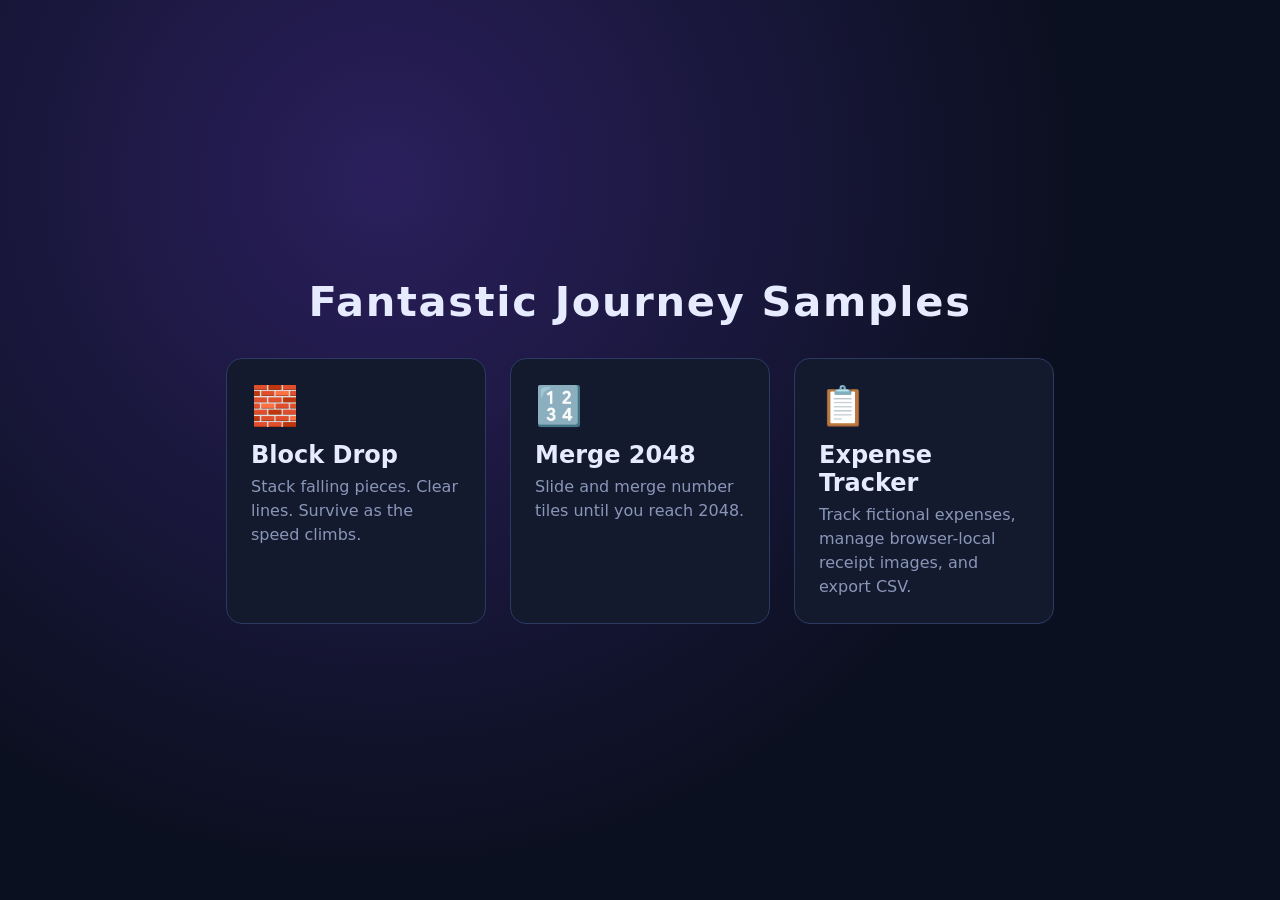
<file: index.html>
<!doctype html>
<html lang="en">
<head>
  <meta charset="utf-8">
  <meta name="viewport" content="width=device-width, initial-scale=1">
  <title>Fantastic Journey Samples</title>
  <style>
    * { box-sizing: border-box; }
    body {
      margin: 0;
      min-height: 100vh;
      display: flex;
      flex-direction: column;
      align-items: center;
      justify-content: center;
      gap: 32px;
      padding: 32px 16px;
      font-family: "Segoe UI", system-ui, sans-serif;
      color: #e6ebff;
      background: radial-gradient(circle at 30% 20%, #2a1f5c, #0b1020 60%);
    }
    h1 { margin: 0; font-size: 2.6rem; letter-spacing: 0.04em; }
    .cards { display: flex; flex-wrap: wrap; gap: 24px; justify-content: center; }
    .card {
      width: 260px;
      padding: 24px;
      border-radius: 16px;
      border: 1px solid #2c3a63;
      background: #131a2e;
      color: inherit;
      text-decoration: none;
      transition: transform 0.15s ease, border-color 0.15s ease;
    }
    .card:hover, .card:focus-visible { transform: translateY(-4px); border-color: #7c5cff; }
    .card h2 { margin: 12px 0 6px; }
    .card p { margin: 0; color: #8a96b8; line-height: 1.5; }
    .icon { font-size: 2.4rem; }
  </style>
</head>
<body>
  <h1>Fantastic Journey Samples</h1>
  <div class="cards">
    <a class="card" href="block-drop/index.html">
      <div class="icon" aria-hidden="true">&#129521;</div>
      <h2>Block Drop</h2>
      <p>Stack falling pieces. Clear lines. Survive as the speed climbs.</p>
    </a>
    <a class="card" href="merge-2048/index.html">
      <div class="icon" aria-hidden="true">&#128290;</div>
      <h2>Merge 2048</h2>
      <p>Slide and merge number tiles until you reach 2048.</p>
    </a>
    <a class="card" href="expense-tracker/index.html">
      <div class="icon" aria-hidden="true">&#128203;</div>
      <h2>Expense Tracker</h2>
      <p>Track fictional expenses, manage browser-local receipt images, and export CSV.</p>
    </a>
  </div>
</body>
</html>
</file>
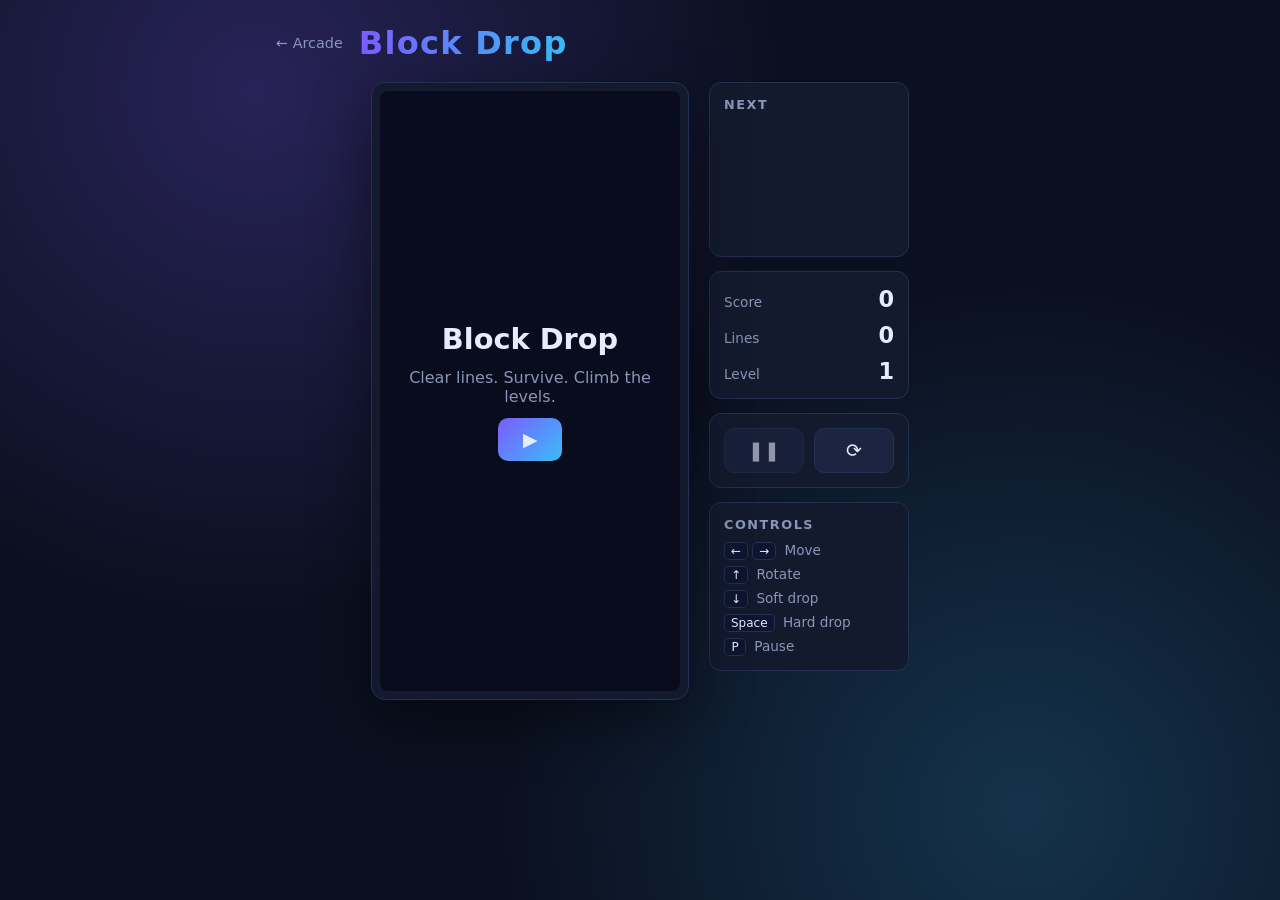
<file: block-drop/index.html>
<!doctype html>
<html lang="en">
<head>
  <meta charset="utf-8">
  <meta name="viewport" content="width=device-width, initial-scale=1">
  <title>Block Drop</title>
  <link rel="stylesheet" href="style.css">
</head>
<body>
  <main class="app">
    <header class="app-header">
      <a class="back" href="../index.html">&larr; Arcade</a>
      <h1>Block Drop</h1>
    </header>

    <div class="layout">
      <div class="board-wrap">
        <canvas id="board" role="img" aria-label="Block Drop game board" aria-describedby="game-controls" tabindex="0">The Block Drop game board.</canvas>
        <div id="overlay" class="overlay" role="dialog" aria-labelledby="overlay-title" aria-describedby="overlay-text">
          <h2 id="overlay-title">Block Drop</h2>
          <p id="overlay-text">Clear lines. Survive. Climb the levels.</p>
          <button id="start-btn" class="btn primary icon" aria-label="Start game">&#9654;</button>
        </div>
      </div>

      <aside class="panel">
        <section class="card">
          <h3>Next</h3>
          <canvas id="next" width="120" height="120" role="img" aria-label="Next piece preview">The next piece preview.</canvas>
        </section>

        <section class="card stats" role="status" aria-live="polite" aria-atomic="true">
          <div><span class="label">Score</span><span id="score" class="value">0</span></div>
          <div><span class="label">Lines</span><span id="lines" class="value">0</span></div>
          <div><span class="label">Level</span><span id="level" class="value">1</span></div>
        </section>

        <section class="card controls">
          <button id="pause-btn" class="btn icon" aria-label="Pause game" disabled>&#10074;&#10074;</button>
          <button id="restart-btn" class="btn icon" aria-label="Restart game">&#10227;</button>
        </section>

        <section class="card help">
          <h3>Controls</h3>
          <ul id="game-controls">
            <li><kbd>&larr;</kbd><kbd>&rarr;</kbd> Move</li>
            <li><kbd>&uarr;</kbd> Rotate</li>
            <li><kbd>&darr;</kbd> Soft drop</li>
            <li><kbd>Space</kbd> Hard drop</li>
            <li><kbd>P</kbd> Pause</li>
          </ul>
        </section>
      </aside>
    </div>
  </main>

  <script src="game.js"></script>
</body>
</html>
</file>
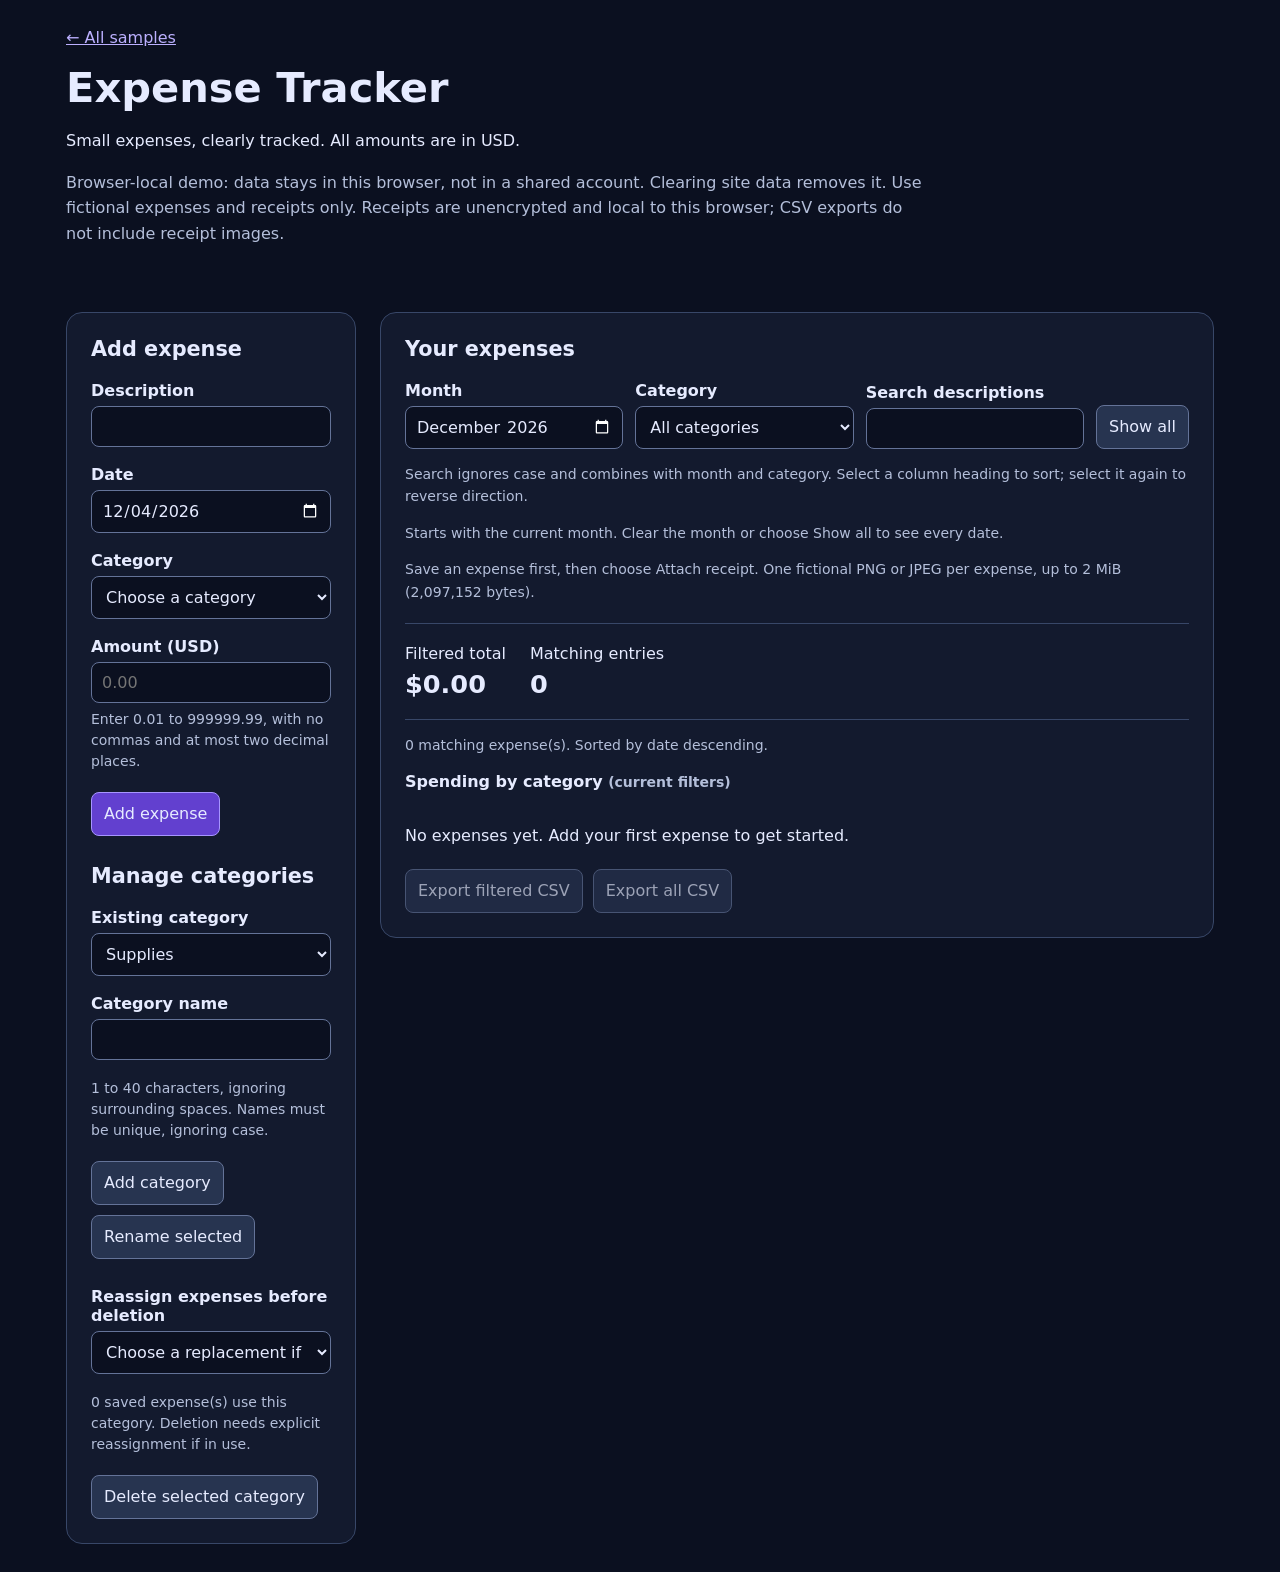
<file: expense-tracker/index.html>
<!doctype html>
<html lang="en">
<head>
  <meta charset="utf-8">
  <meta name="viewport" content="width=device-width, initial-scale=1">
  <title>Expense Tracker | Fantastic Journey</title>
  <link rel="stylesheet" href="style.css">
  <script src="model.js" defer></script>
  <script src="receipts.js" defer></script>
  <script src="app.js" defer></script>
</head>
<body>
  <main class="app">
    <header>
      <a href="../index.html">&larr; All samples</a>
      <h1>Expense Tracker</h1>
      <p>Small expenses, clearly tracked. All amounts are in USD.</p>
      <p class="notice">Browser-local demo: data stays in this browser, not in a shared account.
        Clearing site data removes it. Use fictional expenses and receipts only. Receipts are
        unencrypted and local to this browser; CSV exports do not include receipt images.</p>
    </header>

    <noscript><p class="error">Enable JavaScript to use the expense tracker.</p></noscript>
    <p id="error" class="error" role="alert" hidden></p>
    <p id="status" class="status" role="status" aria-live="polite"></p>

    <div class="layout">
      <section class="panel" aria-labelledby="form-title">
        <h2 id="form-title">Add expense</h2>
        <form id="expense-form">
          <fieldset id="entry-fields">
            <legend class="sr-only">Expense details</legend>
            <label for="description">Description</label>
            <input id="description" name="description" required maxlength="120" autocomplete="off">

            <label for="date">Date</label>
            <input id="date" name="date" type="date" required min="1000-01-01" max="9999-12-31">

            <label for="category">Category</label>
            <select id="category" name="category" required>
              <option value="">Choose a category</option>
            </select>

            <label for="amount">Amount (USD)</label>
            <input id="amount" name="amount" type="text" inputmode="decimal"
              required maxlength="9" pattern="[0-9]{1,6}(\.[0-9]{1,2})?"
              aria-describedby="amount-help" placeholder="0.00">
            <small id="amount-help">Enter 0.01 to 999999.99, with no commas and at most two decimal places.</small>

            <div class="actions">
              <button id="save" type="submit" class="primary">Add expense</button>
              <button id="cancel" type="button" hidden>Cancel edit</button>
            </div>
          </fieldset>
        </form>
        <h2 class="category-heading" id="categories-title">Manage categories</h2>
        <form id="category-form" aria-labelledby="categories-title">
          <fieldset id="category-fields">
            <legend class="sr-only">Category management</legend>
            <label for="manage-category">Existing category</label>
            <select id="manage-category" aria-describedby="category-help"></select>
            <label for="category-name">Category name</label>
            <input id="category-name" required maxlength="40" aria-describedby="category-help" autocomplete="off">
            <small id="category-help">1 to 40 characters, ignoring surrounding spaces. Names must be unique, ignoring case.</small>
            <div class="actions">
              <button id="add-category" type="submit">Add category</button>
              <button id="rename-category" type="submit">Rename selected</button>
            </div>
            <label class="category-heading" for="reassign-category">Reassign expenses before deletion</label>
            <select id="reassign-category">
              <option value="">Choose a replacement if in use</option>
            </select>
            <small id="category-usage" role="status"></small>
            <div class="actions">
              <button id="delete-category" type="button">Delete selected category</button>
            </div>
          </fieldset>
        </form>
      </section>

      <section class="panel ledger" aria-labelledby="ledger-title">
        <h2 id="ledger-title">Your expenses</h2>
        <div class="filters">
          <div>
            <label for="month-filter">Month</label>
            <input id="month-filter" type="month" min="1000-01" max="9999-12">
          </div>
          <div>
            <label for="category-filter">Category</label>
            <select id="category-filter">
              <option value="">All categories</option>
            </select>
          </div>
          <div>
            <label for="description-search">Search descriptions</label>
            <input id="description-search" type="search" autocomplete="off" aria-describedby="search-help">
          </div>
          <button id="all-expenses" type="button">Show all</button>
        </div>
        <p id="search-help" class="hint">Search ignores case and combines with month and category. Select a column heading to sort; select it again to reverse direction.</p>
        <p class="hint">Starts with the current month. Clear the month or choose Show all to see every date.</p>
        <p class="hint">Save an expense first, then choose Attach receipt. One fictional PNG or JPEG
          per expense, up to 2 MiB (2,097,152 bytes).</p>

        <div class="summary">
          <div><span>Filtered total</span><strong id="total">$0.00</strong></div>
          <div><span>Matching entries</span><strong id="count">0</strong></div>
        </div>
        <p id="view-status" class="hint" role="status" aria-live="polite" aria-atomic="true"></p>
        <h3>Spending by category <span class="hint">(current filters)</span></h3>
        <ul id="breakdown" class="breakdown"></ul>
        <p id="empty">No expenses yet. Add your first expense to get started.</p>

        <div id="table-wrap" class="table-wrap" role="region" aria-label="Expense table" tabindex="0" hidden>
          <table>
            <caption class="sr-only">Expenses matching the selected month, category and description search. Sort controls are in the column headings.</caption>
            <thead>
              <tr>
                <th scope="col" aria-sort="descending"><button id="sort-date" type="button" data-sort="date">Date (descending)</button></th>
                <th scope="col"><button id="sort-description" type="button" data-sort="description">Description</button></th>
                <th scope="col"><button id="sort-category" type="button" data-sort="category">Category</button></th>
                <th scope="col" class="money"><button id="sort-amount" type="button" data-sort="amount">Amount (USD)</button></th>
                <th scope="col">Actions</th>
              </tr>
            </thead>
            <tbody id="expenses"></tbody>
          </table>
        </div>
        <div class="actions export-actions">
          <button id="export-filtered" type="button" disabled>Export filtered CSV</button>
          <button id="export-all" type="button" disabled>Export all CSV</button>
        </div>
      </section>
    </div>
  </main>
  <dialog id="receipt-dialog" aria-labelledby="receipt-title" aria-describedby="receipt-help">
    <h2 id="receipt-title">Receipt</h2>
    <p id="receipt-help">Use fictional images only. PNG or JPEG, up to 2 MiB (2,097,152 bytes).
      Images stay unencrypted in this browser and are not included in CSV exports.</p>
    <p id="receipt-error" class="error" role="alert" hidden></p>
    <p id="receipt-details" role="status"></p>
    <img id="receipt-preview" hidden alt="">
    <fieldset id="receipt-fields">
      <legend class="sr-only">Manage receipt</legend>
      <label for="receipt-file">Attach or replace receipt</label>
      <input id="receipt-file" type="file" accept="image/png,image/jpeg" aria-describedby="receipt-help">
      <div class="actions">
        <button id="save-receipt" type="button">Save receipt</button>
        <button id="remove-receipt" type="button">Remove receipt</button>
      </div>
    </fieldset>
    <div class="actions">
      <button id="close-receipt" type="button" autofocus>Close preview</button>
    </div>
  </dialog>
</body>
</html>
</file>
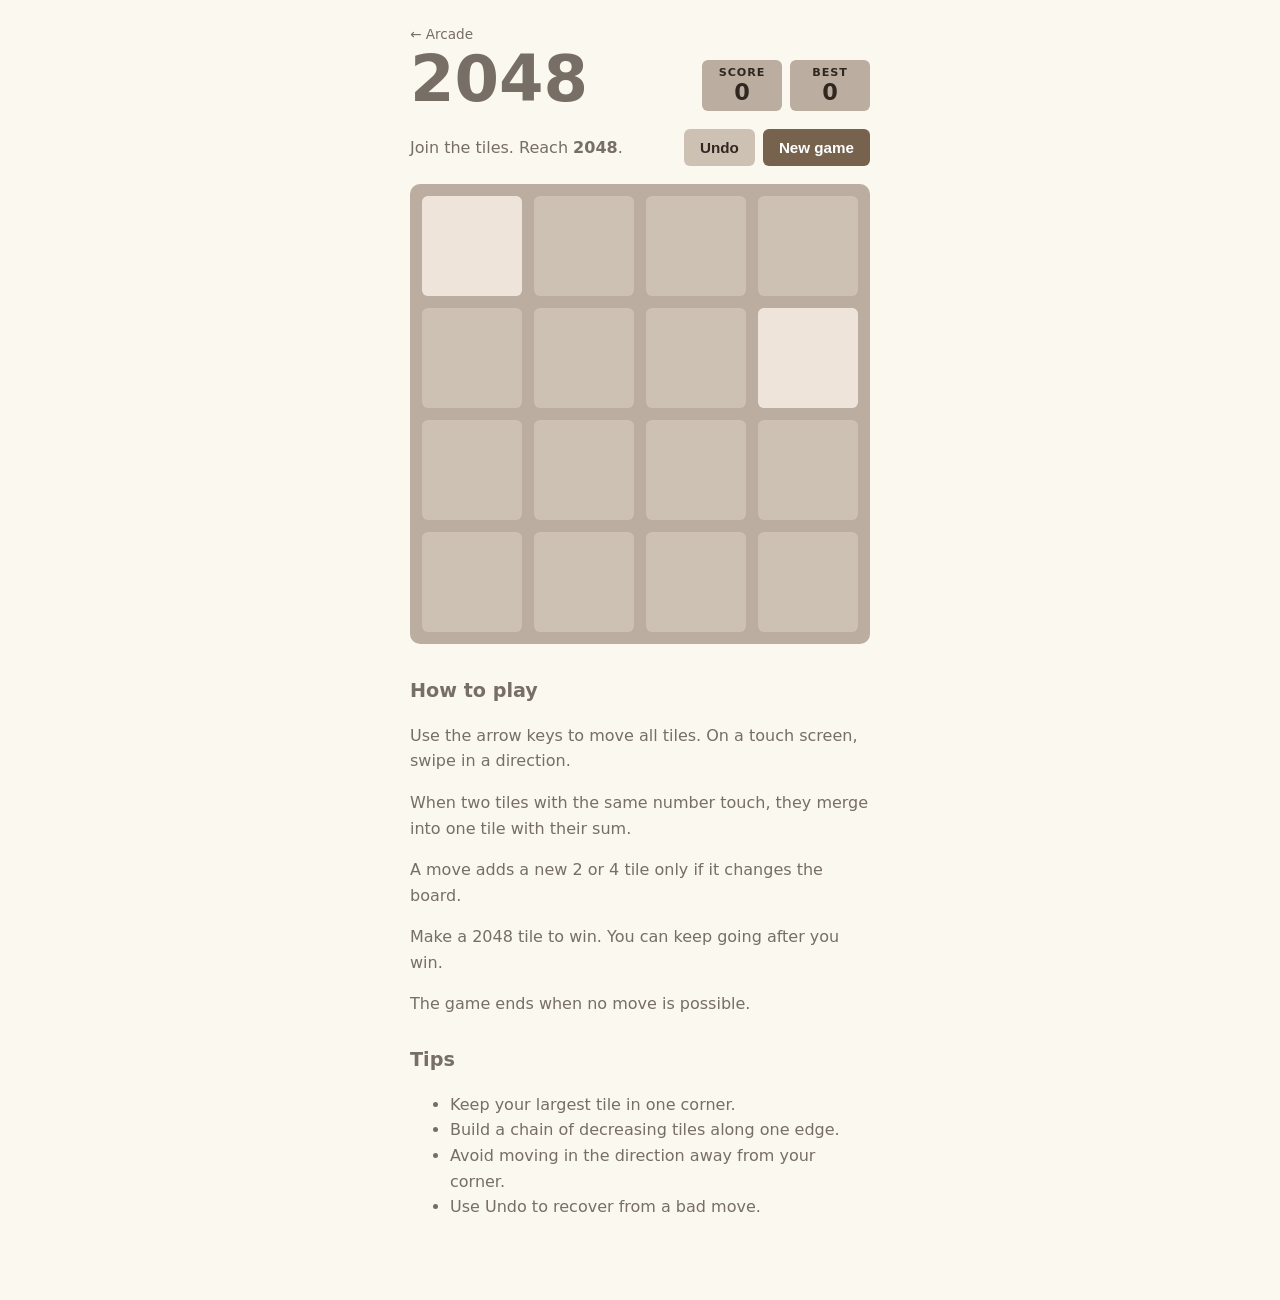
<file: merge-2048/index.html>
<!doctype html>
<html lang="en">
<head>
  <meta charset="utf-8">
  <meta name="viewport" content="width=device-width, initial-scale=1">
  <title>Merge 2048</title>
  <link rel="stylesheet" href="style.css">
</head>
<body>
  <main class="app">
    <header class="app-header">
      <div>
        <a class="back" href="../index.html">&larr; Arcade</a>
        <h1>2048</h1>
      </div>
      <div class="scores">
        <div class="score-box"><span class="label">Score</span><span id="score">0</span></div>
        <div class="score-box"><span class="label">Best</span><span id="best">0</span></div>
      </div>
    </header>

    <div class="toolbar">
      <p class="tagline">Join the tiles. Reach <strong>2048</strong>.</p>
      <div class="buttons">
        <button id="undo-btn" class="btn">Undo</button>
        <button id="new-btn" class="btn primary">New game</button>
      </div>
    </div>

    <div class="board-wrap">
      <div id="board" class="board"></div>
      <div id="message" class="message hidden">
        <p id="message-text"></p>
        <div class="message-actions">
          <button id="continue-btn" class="btn">Keep going</button>
          <button id="retry-btn" class="btn primary">Try again</button>
        </div>
      </div>
    </div>

    <section class="how-to">
      <h2>How to play</h2>
      <p>Use the arrow keys to move all tiles. On a touch screen, swipe in a direction.</p>
      <p>When two tiles with the same number touch, they merge into one tile with their sum.</p>
      <p>A move adds a new 2 or 4 tile only if it changes the board.</p>
      <p>Make a 2048 tile to win. You can keep going after you win.</p>
      <p>The game ends when no move is possible.</p>
      <h2>Tips</h2>
      <ul>
        <li>Keep your largest tile in one corner.</li>
        <li>Build a chain of decreasing tiles along one edge.</li>
        <li>Avoid moving in the direction away from your corner.</li>
        <li>Use Undo to recover from a bad move.</li>
      </ul>
    </section>
  </main>

  <script src="game.js"></script>
</body>
</html>
</file>
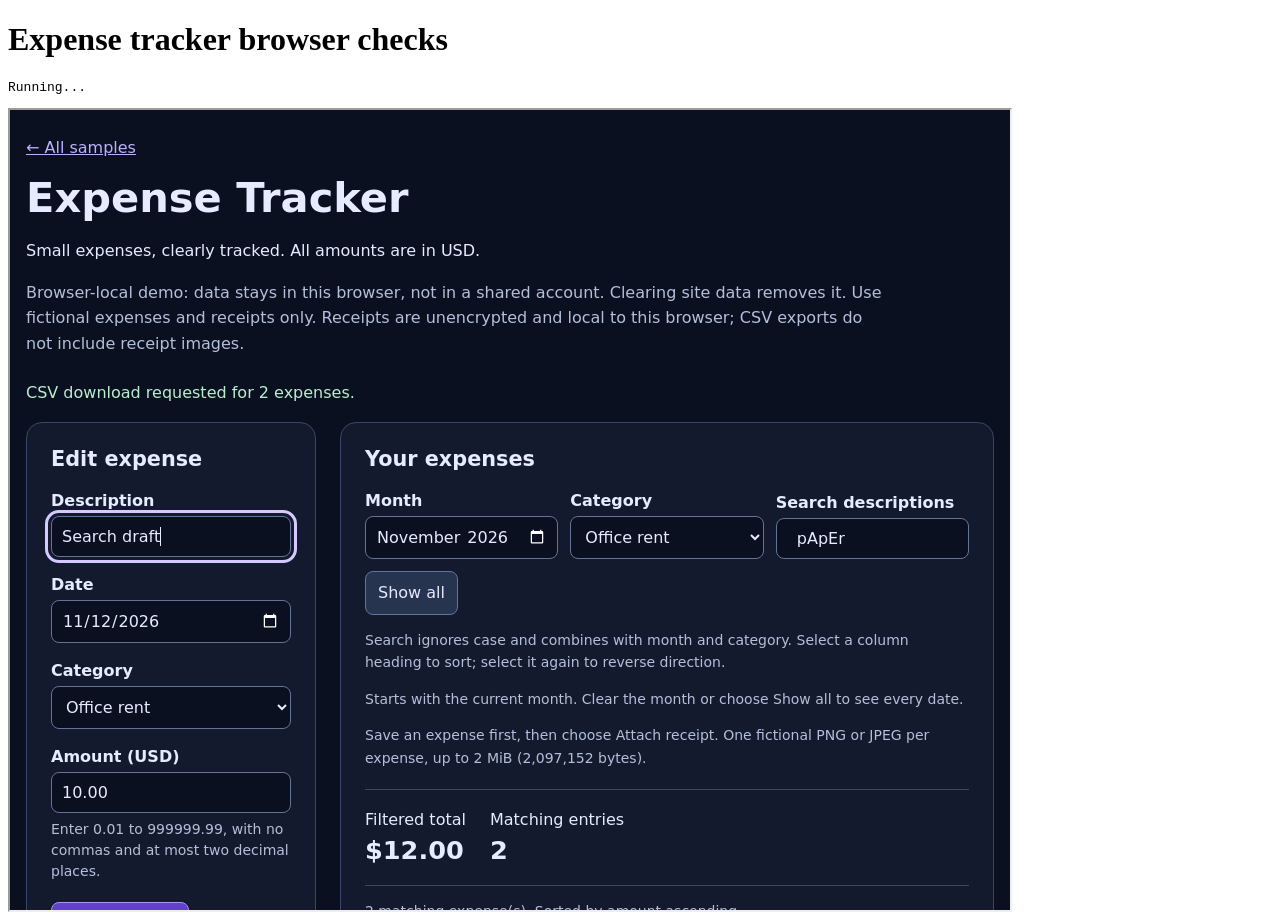
<file: expense-tracker/tests/browser.html>
<!doctype html>
<html lang="en">
<head>
  <meta charset="utf-8">
  <title>Expense tracker browser checks</title>
  <script src="receipt-browser-tests.js" defer></script>
  <script src="category-search-browser-tests.js" defer></script>
  <script src="browser-tests.js" defer></script>
</head>
<body>
  <h1>Expense tracker browser checks</h1>
  <pre id="results" data-status="running">Running...</pre>
  <iframe id="app" title="Expense tracker under test" style="width: 1000px; height: 800px;"></iframe>
</body>
</html>
</file>
<file: block-drop/style.css>
:root {
  --bg: #0b1020;
  --panel: #131a2e;
  --panel-border: #23304f;
  --text: #e6ebff;
  --muted: #8a96b8;
  --accent: #7c5cff;
  --accent-2: #38bdf8;
}

* {
  box-sizing: border-box;
}

body {
  margin: 0;
  min-height: 100vh;
  font-family: "Segoe UI", system-ui, -apple-system, sans-serif;
  color: var(--text);
  background:
    radial-gradient(circle at 20% 10%, rgba(124, 92, 255, 0.25), transparent 40%),
    radial-gradient(circle at 80% 90%, rgba(56, 189, 248, 0.2), transparent 40%),
    var(--bg);
}

.app {
  max-width: 760px;
  margin: 0 auto;
  padding: 24px 16px 48px;
}

.app-header {
  display: flex;
  align-items: center;
  gap: 16px;
  margin-bottom: 20px;
}

.app-header h1 {
  margin: 0;
  font-size: 2rem;
  letter-spacing: 0.04em;
  background: linear-gradient(90deg, var(--accent), var(--accent-2));
  -webkit-background-clip: text;
  background-clip: text;
  color: transparent;
}

.back {
  color: var(--muted);
  text-decoration: none;
  font-size: 0.9rem;
}

.back:hover {
  color: var(--text);
}

.layout {
  display: flex;
  gap: 20px;
  align-items: flex-start;
  flex-wrap: wrap;
  justify-content: center;
}

.board-wrap {
  position: relative;
  border-radius: 14px;
  padding: 8px;
  background: var(--panel);
  border: 1px solid var(--panel-border);
  box-shadow: 0 20px 60px rgba(0, 0, 0, 0.45);
}

#board {
  display: block;
  width: 300px;
  height: 600px;
  border-radius: 8px;
  background: linear-gradient(180deg, #0e1530, #0a0f22);
}

.overlay {
  position: absolute;
  inset: 8px;
  display: flex;
  flex-direction: column;
  align-items: center;
  justify-content: center;
  gap: 12px;
  border-radius: 8px;
  text-align: center;
  background: rgba(8, 12, 28, 0.82);
  backdrop-filter: blur(4px);
}

.overlay.hidden {
  display: none;
}

.overlay h2 {
  margin: 0;
  font-size: 1.8rem;
}

.overlay p {
  margin: 0 24px;
  color: var(--muted);
}

.panel {
  display: flex;
  flex-direction: column;
  gap: 14px;
  width: 200px;
}

.card {
  padding: 14px;
  border-radius: 12px;
  background: var(--panel);
  border: 1px solid var(--panel-border);
}

.card h3 {
  margin: 0 0 10px;
  font-size: 0.8rem;
  text-transform: uppercase;
  letter-spacing: 0.12em;
  color: var(--muted);
}

#next {
  display: block;
  margin: 0 auto;
}

.stats {
  display: grid;
  gap: 10px;
}

.stats div {
  display: flex;
  justify-content: space-between;
  align-items: baseline;
}

.label {
  color: var(--muted);
  font-size: 0.85rem;
}

.value {
  font-size: 1.4rem;
  font-weight: 700;
  font-variant-numeric: tabular-nums;
}

.controls {
  display: flex;
  gap: 10px;
}

.btn {
  flex: 1;
  padding: 10px 14px;
  border: 1px solid var(--panel-border);
  border-radius: 10px;
  background: #1b2440;
  color: var(--text);
  font-size: 1rem;
  cursor: pointer;
  transition: transform 0.08s ease, background 0.2s ease;
}

.btn:hover {
  background: #232e52;
}

.btn:active {
  transform: scale(0.96);
}

.btn:focus-visible, .back:focus-visible, #board:focus-visible {
  outline: 3px solid var(--accent-2);
  outline-offset: 4px;
}

.btn:disabled {
  opacity: 0.6;
  cursor: default;
}

.btn.primary {
  flex: none;
  min-width: 64px;
  border: none;
  background: linear-gradient(135deg, var(--accent), var(--accent-2));
}

.btn.icon {
  font-size: 1.2rem;
}

.help ul {
  margin: 0;
  padding: 0;
  list-style: none;
  display: grid;
  gap: 6px;
  font-size: 0.85rem;
  color: var(--muted);
}

kbd {
  display: inline-block;
  min-width: 22px;
  margin-right: 4px;
  padding: 1px 6px;
  border-radius: 5px;
  border: 1px solid var(--panel-border);
  background: #0e1530;
  color: var(--text);
  font-family: inherit;
  font-size: 0.75rem;
  text-align: center;
}
</file>
<file: expense-tracker/style.css>
:root {
  color-scheme: dark;
  font-family: "Segoe UI", system-ui, sans-serif;
  color: #e6ebff;
  background: #0b1020;
}

* { box-sizing: border-box; }
body { margin: 0; }
.app { max-width: 1180px; margin: auto; padding: 28px 16px; }
header { margin-bottom: 24px; }
h1 { margin: 16px 0 8px; font-size: clamp(1.8rem, 5vw, 2.6rem); }
h2 { margin: 0 0 20px; font-size: 1.3rem; }
h3 { font-size: 1rem; }
p { line-height: 1.6; }
a { color: #bcb0ff; }
.notice, .hint, small { color: #b4bfda; }
.notice { max-width: 85ch; }
.hint, small { font-size: 0.875rem; }
.layout { display: grid; grid-template-columns: 290px minmax(0, 1fr); gap: 24px; align-items: start; }
.panel { min-width: 0; padding: 24px; background: #131a2e; border: 1px solid #384768; border-radius: 16px; }
fieldset { border: 0; padding: 0; margin: 0; min-width: 0; }
label { display: block; font-weight: 600; margin: 0 0 6px; }
input, select, button { font: inherit; border-radius: 8px; border: 1px solid #647398; }
input, select { width: 100%; min-width: 0; padding: 10px; color: inherit; background: #0b1020; }
form input, form select { margin-bottom: 18px; }
#amount { margin-bottom: 6px; }
small { display: block; line-height: 1.5; }
button { min-height: 44px; padding: 9px 12px; color: inherit; background: #273450; cursor: pointer; }
button:hover:not(:disabled) { background: #3c4d72; }
button.primary { background: #6240cf; border-color: #a795ff; }
button.primary:hover:not(:disabled) { background: #7552e0; }
button:disabled { opacity: 0.65; cursor: not-allowed; }
:focus-visible { outline: 3px solid #d4caff; outline-offset: 3px; }
.actions { display: flex; flex-wrap: wrap; gap: 10px; margin-top: 20px; }
.category-heading { margin-top: 28px; }
.filters { display: flex; align-items: end; flex-wrap: wrap; gap: 12px; }
.filters > div { flex: 1 1 150px; }
.summary { display: flex; flex-wrap: wrap; gap: 24px; padding: 20px 0; border-block: 1px solid #384768; margin-top: 20px; }
.summary span, .summary strong { display: block; }
.summary strong { margin-top: 6px; font-size: 1.6rem; overflow-wrap: anywhere; }
.breakdown { list-style: none; padding: 0; display: flex; flex-wrap: wrap; gap: 8px 20px; }
.breakdown li { overflow-wrap: anywhere; }
.table-wrap { max-width: 100%; overflow-x: auto; margin-top: 20px; }
table { width: 100%; border-collapse: collapse; font-size: 0.9rem; }
th, td { text-align: left; border-bottom: 1px solid #384768; padding: 12px 8px; vertical-align: top; }
th { color: #c8d2eb; }
td:first-child { white-space: nowrap; }
td:nth-child(2) { min-width: 110px; max-width: 240px; overflow-wrap: anywhere; }
.money { text-align: right; white-space: nowrap; font-variant-numeric: tabular-nums; }
.row-actions { display: flex; gap: 8px; }
dialog { max-width: min(680px, calc(100% - 32px)); max-height: 90vh; overflow: auto; padding: 24px;
  border: 1px solid #647398; border-radius: 16px; background: #131a2e; color: inherit; }
dialog::backdrop { background: rgb(0 0 0 / 75%); }
#receipt-preview { display: block; max-width: 100%; max-height: 45vh; margin: 16px auto; object-fit: contain; }
#receipt-details, #receipt-title { overflow-wrap: anywhere; }
.error { padding: 14px; border: 1px solid #ffb7b7; background: #451f2a; color: #ffe2e2; border-radius: 8px; }
.status { min-height: 1.6em; color: #b9efce; }
.sr-only { position: absolute; width: 1px; height: 1px; padding: 0; margin: -1px; overflow: hidden; clip-path: inset(50%); white-space: nowrap; border: 0; }
[hidden] { display: none !important; }

@media (max-width: 850px) {
  .layout { grid-template-columns: minmax(0, 1fr); }
  .panel { padding: 18px; }
}
</file>
<file: merge-2048/style.css>
:root {
  --bg: #faf8ef;
  --text: #776e65;
  --tile-text: #302820;
  --board: #bbada0;
  --cell: rgba(238, 228, 218, 0.35);
  --accent: #77624e;
  --gap: 12px;
  --size: min(92vw, 460px);
}

* {
  box-sizing: border-box;
}

body {
  margin: 0;
  font-family: "Clear Sans", "Segoe UI", system-ui, sans-serif;
  background: var(--bg);
  color: var(--text);
}

.app {
  width: var(--size);
  margin: 0 auto;
  padding: 24px 0 64px;
}

.app-header {
  display: flex;
  justify-content: space-between;
  align-items: flex-end;
}

.app-header h1 {
  margin: 4px 0 0;
  font-size: 4rem;
  line-height: 1;
}

.back {
  color: var(--text);
  font-size: 0.85rem;
  text-decoration: none;
}

.scores {
  display: flex;
  gap: 8px;
}

.score-box {
  display: flex;
  flex-direction: column;
  align-items: center;
  min-width: 80px;
  padding: 6px 14px;
  border-radius: 6px;
  background: var(--board);
  color: var(--tile-text);
  font-size: 1.4rem;
  font-weight: 700;
}

.score-box .label {
  font-size: 0.7rem;
  text-transform: uppercase;
  letter-spacing: 0.08em;
  color: inherit;
}

.toolbar {
  display: flex;
  justify-content: space-between;
  align-items: center;
  margin: 18px 0;
}

.tagline {
  margin: 0;
}

.buttons {
  display: flex;
  gap: 8px;
}

.btn {
  padding: 10px 16px;
  border: none;
  border-radius: 6px;
  background: #cdc1b4;
  color: var(--tile-text);
  font-weight: 700;
  font-size: 0.95rem;
  cursor: pointer;
}

.btn.primary {
  background: var(--accent);
  color: #fff;
}

.btn:hover {
  filter: brightness(1.08);
}

.board-wrap {
  position: relative;
}

.board {
  position: relative;
  display: grid;
  grid-template-columns: repeat(4, 1fr);
  gap: var(--gap);
  padding: var(--gap);
  width: var(--size);
  height: var(--size);
  border-radius: 10px;
  background: var(--board);
  transition: transform 0.15s ease;
  touch-action: none;
}

.board:focus-visible {
  outline: 3px solid var(--tile-text);
  outline-offset: 4px;
}

.board-row {
  display: contents;
}

.cell {
  position: relative;
  border-radius: 6px;
  background: var(--cell);
}

.tile {
  position: absolute;
  inset: 0;
  display: flex;
  align-items: center;
  justify-content: center;
  border-radius: 6px;
  color: var(--tile-text);
  font-size: 3rem;
  font-weight: 700;
  animation: pop 0.15s ease;
}

.tile-new {
  animation: appear 0.2s ease;
}

@keyframes appear {
  from { transform: scale(0); }
  to { transform: scale(1); }
}

@keyframes pop {
  0% { transform: scale(0.9); }
  100% { transform: scale(1); }
}

.tile-2 { background: #eee4da; }
.tile-4 { background: #ede0c8; }
.tile-8 { background: #f2b179; }
.tile-16 { background: #f59563; }
.tile-32 { background: #f67c5f; }
.tile-64 { background: #f65e3b; }
.tile-128 { background: #edcf72; font-size: 2.4rem; box-shadow: 0 0 20px rgba(243, 215, 116, 0.4); }
.tile-256 { background: #edcc61; font-size: 2.4rem; box-shadow: 0 0 22px rgba(243, 215, 116, 0.5); }
.tile-512 { background: #edc850; font-size: 2.4rem; box-shadow: 0 0 26px rgba(243, 215, 116, 0.6); }
.tile-1024 { background: #edc53f; box-shadow: 0 0 30px rgba(243, 215, 116, 0.7); }
.tile-2048 { background: #edc22e; box-shadow: 0 0 34px rgba(243, 215, 116, 0.8); }

.sr-only {
  position: absolute;
  width: 1px;
  height: 1px;
  padding: 0;
  margin: -1px;
  overflow: hidden;
  clip-path: inset(50%);
  white-space: nowrap;
  border: 0;
}

.message {
  position: absolute;
  inset: 0;
  display: flex;
  flex-direction: column;
  align-items: center;
  justify-content: center;
  gap: 16px;
  border-radius: 10px;
  background: rgba(238, 228, 218, 0.78);
  animation: appear 0.3s ease;
}

.message.hidden {
  display: none;
}

.message p {
  margin: 0;
  font-size: 2.6rem;
  font-weight: 700;
}

.message-actions {
  display: flex;
  gap: 10px;
}

.how-to {
  margin-top: 32px;
  line-height: 1.6;
}

.how-to h2 {
  margin-top: 28px;
  font-size: 1.2rem;
}
</file>
